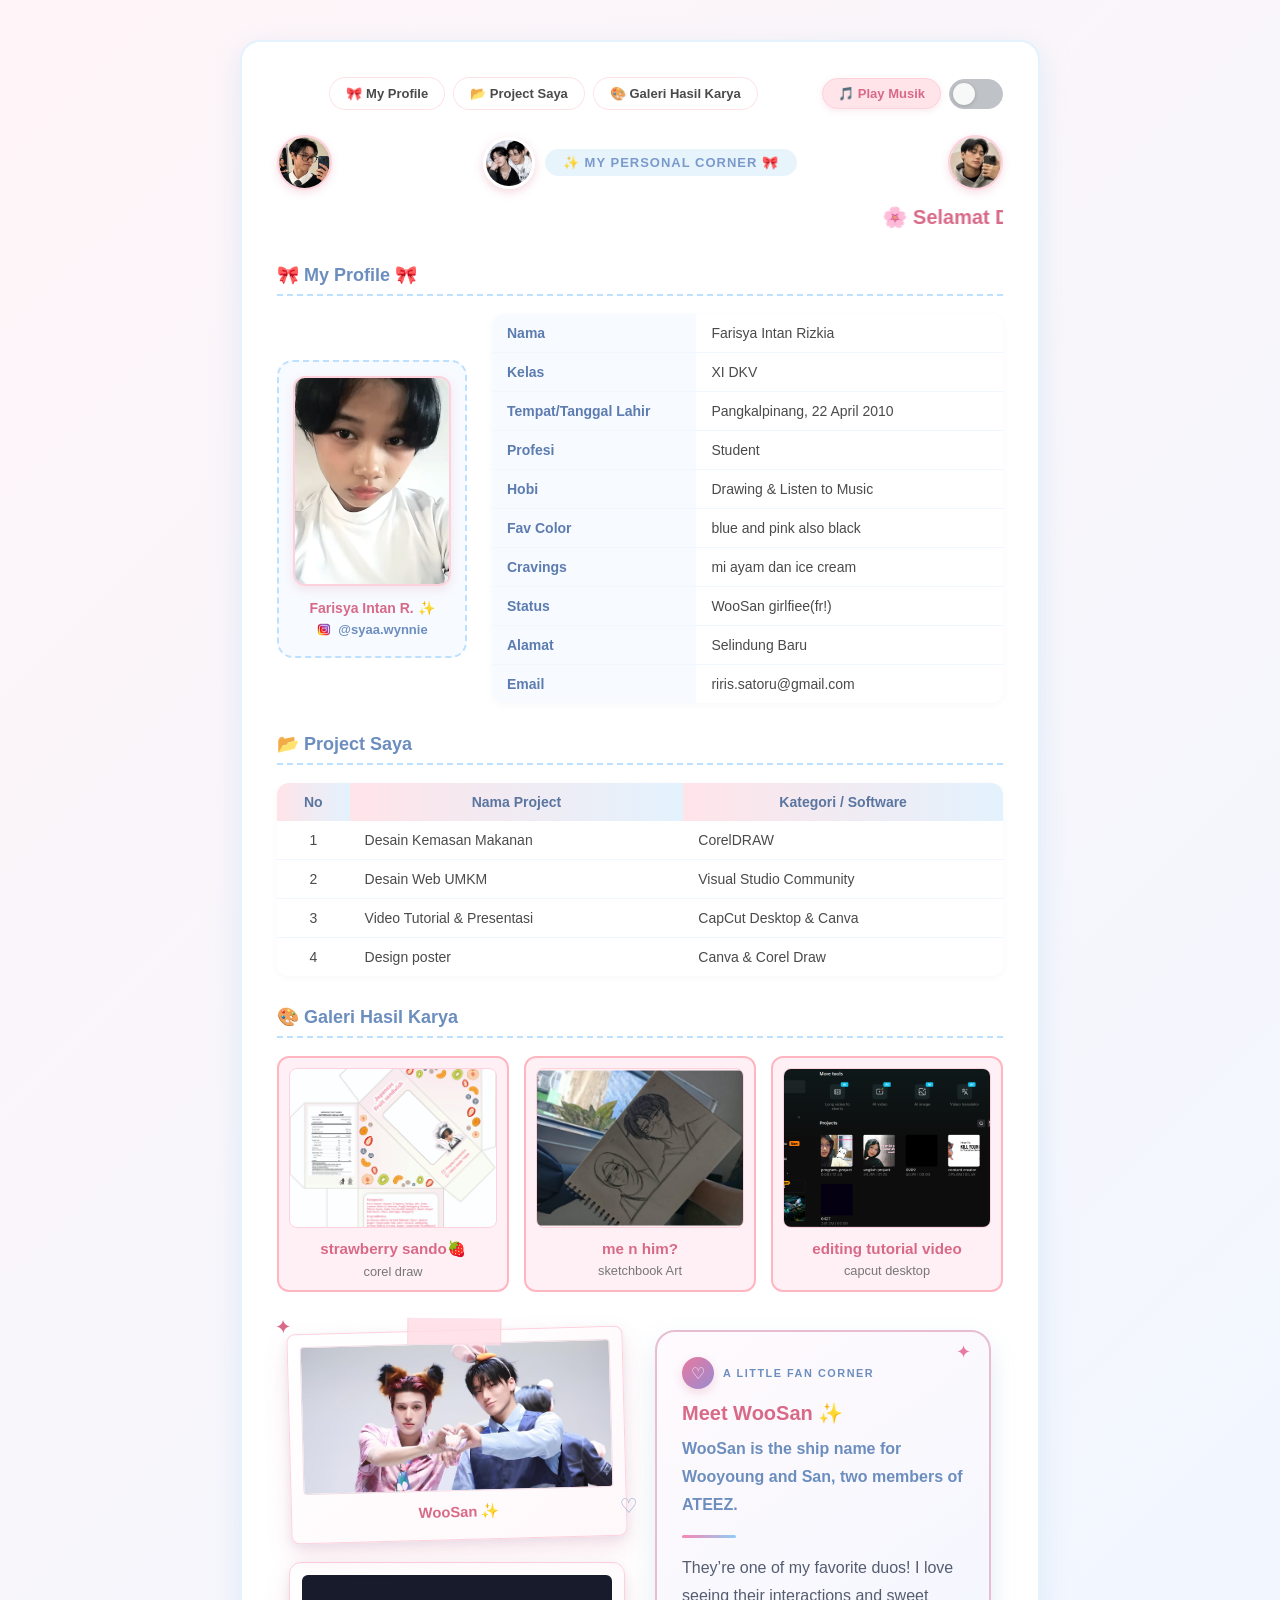
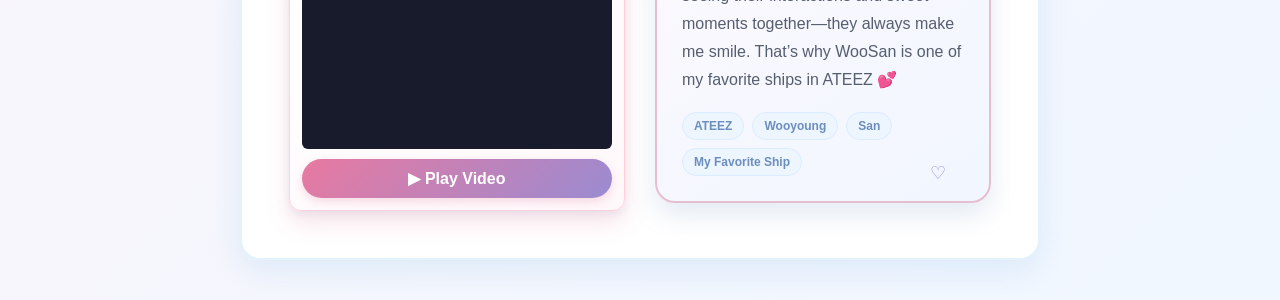
<file: index.html>
<!DOCTYPE html>
<html lang="id">
<head>
    <meta charset="UTF-8">
    <meta name="viewport" content="width=device-width, initial-scale=1.0">
    <title>Profil - Farisya Intan Rizkia</title>
    <link rel="icon" type="image/jpeg" href="favicon.jpg">
    <link rel="stylesheet" href="css/style.css">
</head>
<body>

    <div class="container">
        <!-- Baris Paling Atas: Tombol Navigasi, Musik, & Dark Mode Toggle -->
        <div class="top-bar">
            <!-- Tombol Navigasi Lompat Bagian (Di Kiri) -->
            <nav class="nav-menu">
                <a href="#my-profile" class="nav-btn">🎀 My Profile</a>
                <a href="#project-saya" class="nav-btn">📂 Project Saya</a>
                <a href="#galeri-karya" class="nav-btn">🎨 Galeri Hasil Karya</a>
            </nav>

            <!-- Kumpulan Tombol Kanan (Musik & Dark Mode) -->
            <div class="right-controls">
                <button id="music-btn" class="theme-btn" onclick="toggleMusic()" aria-label="Toggle Music">
                    🎵 Play Musik
                </button>
                <button id="theme-toggle" class="theme-btn" type="button" role="switch" aria-checked="false" aria-label="Mode gelap">
                    <span class="theme-switch-thumb" aria-hidden="true"></span>
                </button>
            </div>
        </div>

        <!-- Section Header dengan Foto Wooyoung & San -->
        <div class="header-top">
            <a class="idol-link" href="profil-wooyoung.html" aria-label="Lihat profil Wooyoung" title="Profil Wooyoung">
                <img src="uyongsayang.jpg" alt="Wooyoung" class="header-sticker" onerror="this.src='https://placehold.co/100x100/ffd1dc/d86a88?text=Wooyoung'">
            </a>
            <a class="site-brand" href="index.html" aria-label="Beranda Farisya">
                <img src="favicon.jpg" alt="Logo website" class="site-logo">
                <span class="cute-badge">✨ MY PERSONAL CORNER 🎀</span>
            </a>
            <a class="idol-link" href="profil-san.html" aria-label="Lihat profil San" title="Profil San">
                <img src="sanniesayang.jpg" alt="San" class="header-sticker" onerror="this.src='https://placehold.co/100x100/ffd1dc/d86a88?text=San'">
            </a>
        </div>

        <h1>
            <marquee behavior="scroll" direction="left" scrollamount="5">
                🌸 Selamat Datang di Website Profil Farisya Intan Rizkia 🌸
            </marquee>
        </h1>
        
        <h2 id="my-profile">🎀 My Profile 🎀</h2>
        
        <div class="profile-section">
            <div class="photo-box">
                <img src="riris omg.jpeg" alt="Foto Profil Farisya Intan Rizkia" class="profile-img" onerror="this.src='https://placehold.co/200x250/ffd1dc/d86a88?text=Farisya'">
                <p>Farisya Intan R. ✨</p>
                
                <a href="https://instagram.com/syaa.wynnie" target="_blank" class="ig-link">
                    <img src="logoig-removebg-preview.png" alt="Instagram Logo" class="ig-icon" onerror="this.style.display='none'">
                    @syaa.wynnie
                </a>
            </div>

            <div class="table-box">
                <table class="profile-table">
                    <tr>
                        <td>Nama</td>
                        <td>Farisya Intan Rizkia</td>
                    </tr>
                    <tr>
                        <td>Kelas</td>
                        <td>XI DKV</td>
                    </tr>
                    <tr>
                        <td>Tempat/Tanggal Lahir</td>
                        <td>Pangkalpinang, 22 April 2010</td>
                    </tr>
                    <tr>
                        <td>Profesi</td>
                        <td>Student</td>
                    </tr>
                    <tr>
                        <td>Hobi</td>
                        <td>Drawing & Listen to Music</td>
                    </tr>
                    <tr>
                        <td>Fav Color</td>
                        <td>blue and pink also black</td>
                    </tr>
                    <tr>
                        <td>Cravings</td>
                        <td>mi ayam dan ice cream</td>
                    </tr>
                    <tr>
                        <td>Status</td>
                        <td>WooSan girlfiee(fr!)</td>
                    </tr>
                    <tr>
                        <td>Alamat</td>
                        <td>Selindung Baru</td>
                    </tr>
                    <tr>
                        <td>Email</td>
                        <td>riris.satoru@gmail.com</td>
                    </tr>
                </table>
            </div>
        </div>

        <h2 id="project-saya">📂 Project Saya</h2>
        <table class="project-table">
            <thead>
                <tr>
                    <th style="width: 10%;">No</th>
                    <th>Nama Project</th>
                    <th>Kategori / Software</th>
                </tr>
            </thead>
            <tbody>
                <tr>
                    <td class="center">1</td>
                    <td>Desain Kemasan Makanan</td>
                    <td>CorelDRAW</td>
                </tr>
                <tr>
                    <td class="center">2</td>
                    <td>Desain Web UMKM</td>
                    <td>Visual Studio Community</td>
                </tr>
                <tr>
                    <td class="center">3</td>
                    <td>Video Tutorial & Presentasi</td>
                    <td>CapCut Desktop & Canva</td>
                </tr>
                <tr>
                    <td class="center">4</td>
                    <td>Design poster</td>
                    <td>Canva & Corel Draw</td>
                </tr>
            </tbody>
        </table>

        <!-- Section Galeri Hasil Karya -->
        <h2 id="galeri-karya">🎨 Galeri Hasil Karya</h2>
        <div class="gallery-section">
            <!-- Karya 1 -->
            <a class="gallery-card gallery-link" href="karya-strawberry-sando.html">
                <img src="fruit sando riris.jpg" alt="Hasil Karya 1" class="gallery-img" onerror="this.src='https://placehold.co/300x200/ffd1dc/d86a88?text=Karya+1'">
                <p class="gallery-title">strawberry sando🍓</p>
                <span class="gallery-desc">corel draw</span>
            </a>

            <!-- Karya 2 -->
            <a class="gallery-card gallery-link" href="karya-me-n-him.html">
                <img src="karya riris.png" alt="Hasil Karya 2" class="gallery-img" onerror="this.src='https://placehold.co/300x200/ffd1dc/d86a88?text=Karya+2'">
                <p class="gallery-title">me n him?</p>
                <span class="gallery-desc">sketchbook Art</span>
            </a>

            <!-- Karya 3 -->
            <a class="gallery-card gallery-link" href="karya-editing-video.html">
                <img src="capcut project.png" alt="Hasil Karya 3" class="gallery-img" onerror="this.src='https://placehold.co/300x200/ffd1dc/d86a88?text=Karya+3'">
                <p class="gallery-title">editing tutorial video</p>
                <span class="gallery-desc">capcut desktop</span>
            </a>
        </div>

        <section class="gallery-feature-section" aria-label="Foto dan cerita WooSan">
            <div class="gallery-media-column">
                <figure class="gallery-photo-frame">
                    <span class="photo-sparkle photo-sparkle-left" aria-hidden="true">✦</span>
                    <img src="foto-bingkai-galeri.jpg" alt="Foto kenangan Farisya" class="gallery-photo">
                    <figcaption>WooSan ✨</figcaption>
                    <span class="photo-sparkle photo-sparkle-right" aria-hidden="true">♡</span>
                </figure>

                <div class="woosan-video-frame">
                    <video id="woosan-video" class="woosan-video" preload="metadata" playsinline>
                        <source src="woosan clip.mp4" type="video/mp4">
                        Browser kamu tidak mendukung pemutaran video.
                    </video>
                    <button id="woosan-video-toggle" class="woosan-video-toggle" type="button" aria-label="Putar video WooSan" aria-pressed="false">
                        ▶ Play Video
                    </button>
                </div>
            </div>

            <section class="woosan-note" aria-labelledby="woosan-title">
                <div class="woosan-note-heading">
                    <span class="woosan-note-icon" aria-hidden="true">♡</span>
                    <span class="woosan-note-label">A LITTLE FAN CORNER</span>
                </div>
                <h3 id="woosan-title">Meet WooSan ✨</h3>
                <p class="woosan-note-intro">WooSan is the ship name for Wooyoung and San, two members of ATEEZ.</p>
                <div class="woosan-note-divider" aria-hidden="true"></div>
                <p>They’re one of my favorite duos! I love seeing their interactions and sweet moments together—they always make me smile. That’s why WooSan is one of my favorite ships in ATEEZ 💕</p>
                <div class="woosan-tags" aria-label="Tentang WooSan">
                    <span>ATEEZ</span>
                    <span>Wooyoung</span>
                    <span>San</span>
                    <span>My Favorite Ship</span>
                </div>
            </section>
        </section>
    </div>

    <!-- ELEMEN AUDIO (Sudah diganti ke drip clip.mp3) -->
    <audio id="bg-music" loop>
        <source src="drip clip.mp3" type="audio/mpeg">
    </audio>

    <script src="js/script.js"></script>
</body>
</html>
</file>
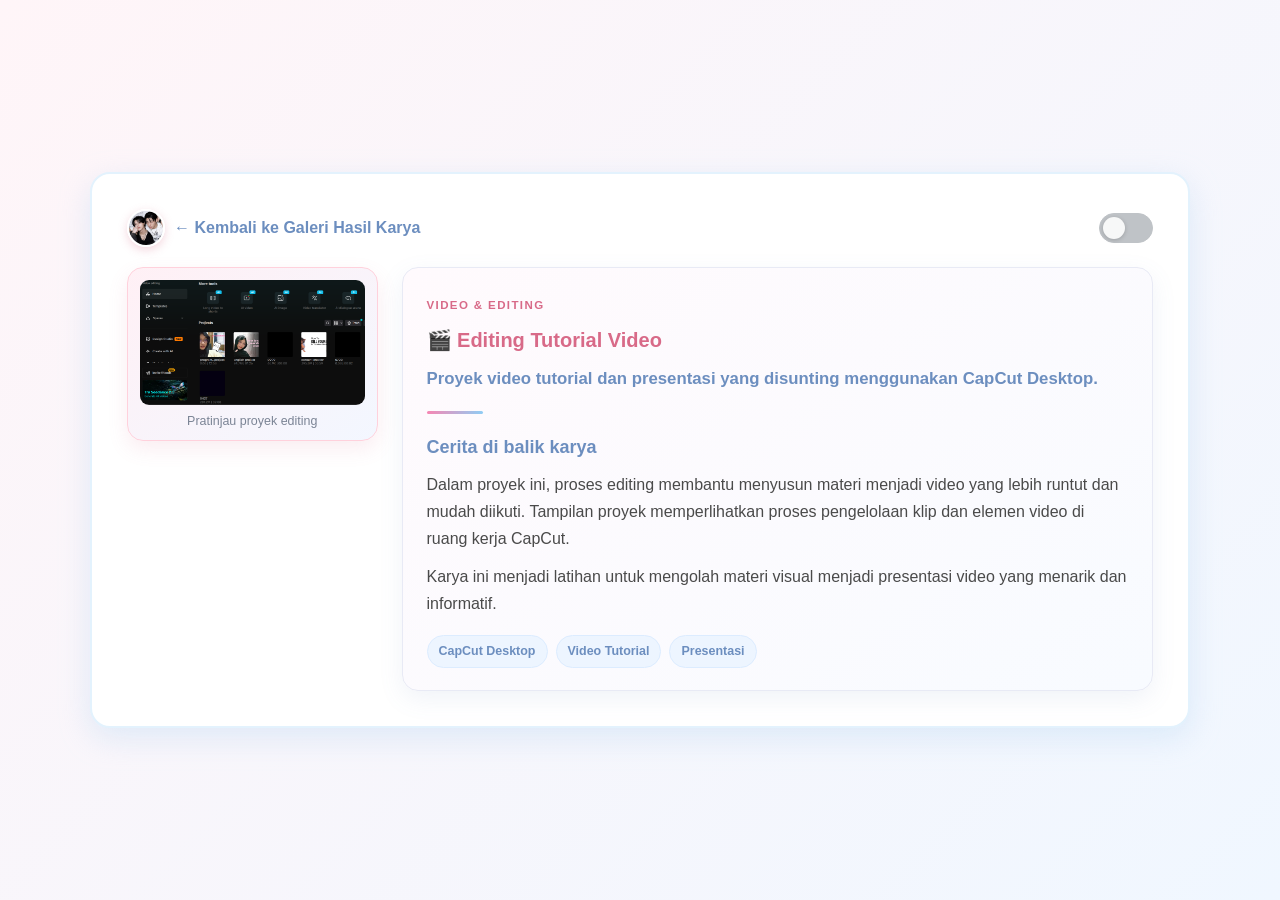
<file: karya-editing-video.html>
<!DOCTYPE html>
<html lang="id">
<head>
    <meta charset="UTF-8">
    <meta name="viewport" content="width=device-width, initial-scale=1.0">
    <title>Editing Tutorial Video - Farisya Intan Rizkia</title>
    <link rel="icon" type="image/jpeg" href="favicon.jpg">
    <link rel="stylesheet" href="css/style.css">
</head>
<body>
    <main class="container artwork-detail">
        <div class="detail-header">
            <a class="back-link" href="index.html#galeri-karya">
                <img src="favicon.jpg" alt="" class="site-logo detail-logo">
                ← Kembali ke Galeri Hasil Karya
            </a>
            <button id="theme-toggle" class="theme-btn" type="button" role="switch" aria-checked="false" aria-label="Mode gelap">
                <span class="theme-switch-thumb" aria-hidden="true"></span>
            </button>
        </div>
        <div class="artwork-layout">
            <figure class="artwork-visual">
                <img class="detail-image" src="capcut project.png" alt="Proyek editing tutorial video di CapCut">
                <figcaption>Pratinjau proyek editing</figcaption>
            </figure>
            <section class="detail-copy" aria-labelledby="artwork-title">
                <span class="detail-eyebrow">VIDEO &amp; EDITING</span>
                <h1 id="artwork-title">🎬 Editing Tutorial Video</h1>
                <p class="detail-intro">Proyek video tutorial dan presentasi yang disunting menggunakan CapCut Desktop.</p>
                <div class="detail-divider"></div>
                <h2>Cerita di balik karya</h2>
                <p>Dalam proyek ini, proses editing membantu menyusun materi menjadi video yang lebih runtut dan mudah diikuti. Tampilan proyek memperlihatkan proses pengelolaan klip dan elemen video di ruang kerja CapCut.</p>
                <p>Karya ini menjadi latihan untuk mengolah materi visual menjadi presentasi video yang menarik dan informatif.</p>
                <div class="detail-tags">
                    <span>CapCut Desktop</span>
                    <span>Video Tutorial</span>
                    <span>Presentasi</span>
                </div>
            </section>
        </div>
    </main>
    <script src="js/script.js"></script>
</body>
</html>
</file>
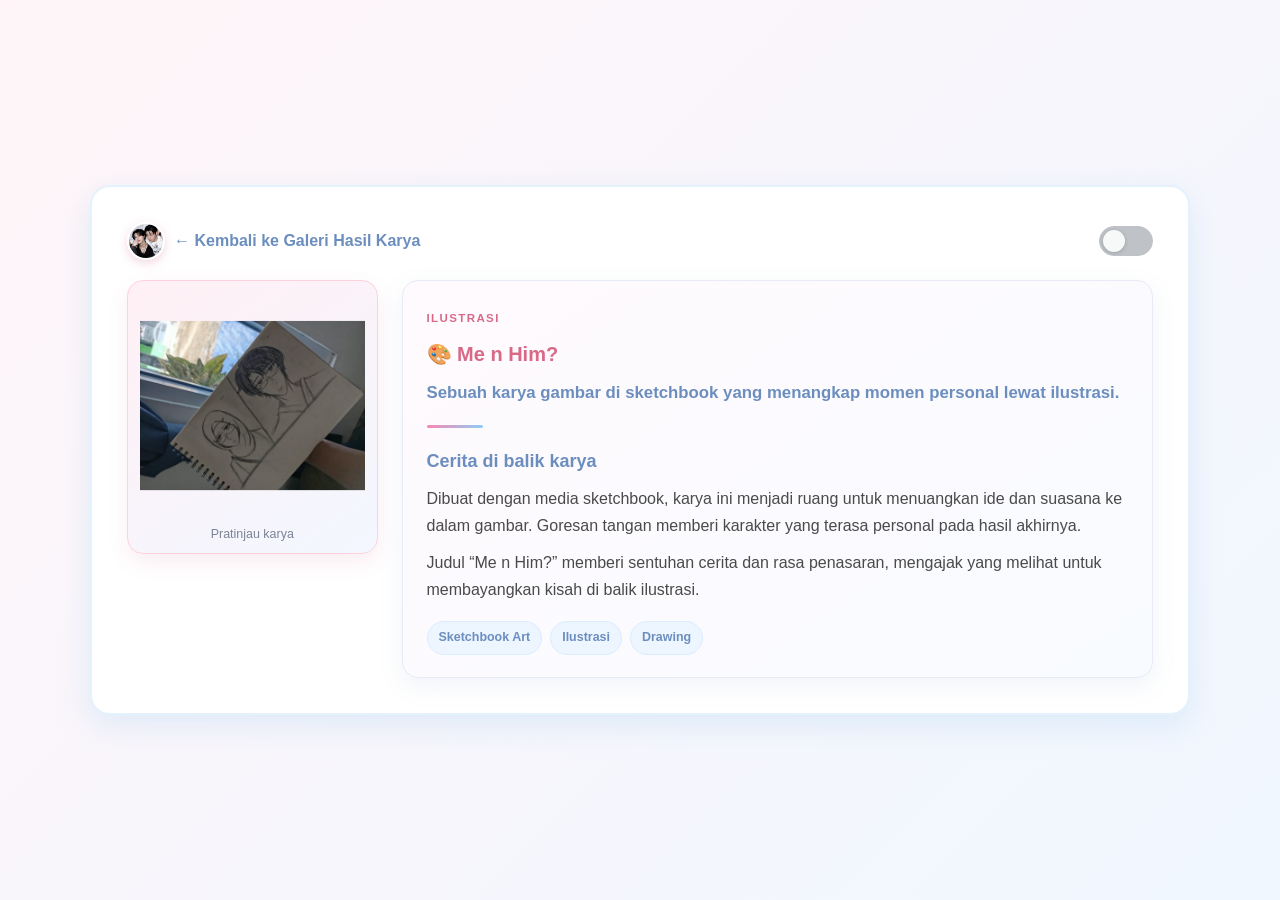
<file: karya-me-n-him.html>
<!DOCTYPE html>
<html lang="id">
<head>
    <meta charset="UTF-8">
    <meta name="viewport" content="width=device-width, initial-scale=1.0">
    <title>Me n Him - Farisya Intan Rizkia</title>
    <link rel="icon" type="image/jpeg" href="favicon.jpg">
    <link rel="stylesheet" href="css/style.css">
</head>
<body>
    <main class="container artwork-detail">
        <div class="detail-header">
            <a class="back-link" href="index.html#galeri-karya">
                <img src="favicon.jpg" alt="" class="site-logo detail-logo">
                ← Kembali ke Galeri Hasil Karya
            </a>
            <button id="theme-toggle" class="theme-btn" type="button" role="switch" aria-checked="false" aria-label="Mode gelap">
                <span class="theme-switch-thumb" aria-hidden="true"></span>
            </button>
        </div>
        <div class="artwork-layout">
            <figure class="artwork-visual">
                <img class="detail-image" src="karya riris.png" alt="Karya gambar me n him">
                <figcaption>Pratinjau karya</figcaption>
            </figure>
            <section class="detail-copy" aria-labelledby="artwork-title">
                <span class="detail-eyebrow">ILUSTRASI</span>
                <h1 id="artwork-title">🎨 Me n Him?</h1>
                <p class="detail-intro">Sebuah karya gambar di sketchbook yang menangkap momen personal lewat ilustrasi.</p>
                <div class="detail-divider"></div>
                <h2>Cerita di balik karya</h2>
                <p>Dibuat dengan media sketchbook, karya ini menjadi ruang untuk menuangkan ide dan suasana ke dalam gambar. Goresan tangan memberi karakter yang terasa personal pada hasil akhirnya.</p>
                <p>Judul “Me n Him?” memberi sentuhan cerita dan rasa penasaran, mengajak yang melihat untuk membayangkan kisah di balik ilustrasi.</p>
                <div class="detail-tags">
                    <span>Sketchbook Art</span>
                    <span>Ilustrasi</span>
                    <span>Drawing</span>
                </div>
            </section>
        </div>
    </main>
    <script src="js/script.js"></script>
</body>
</html>
</file>
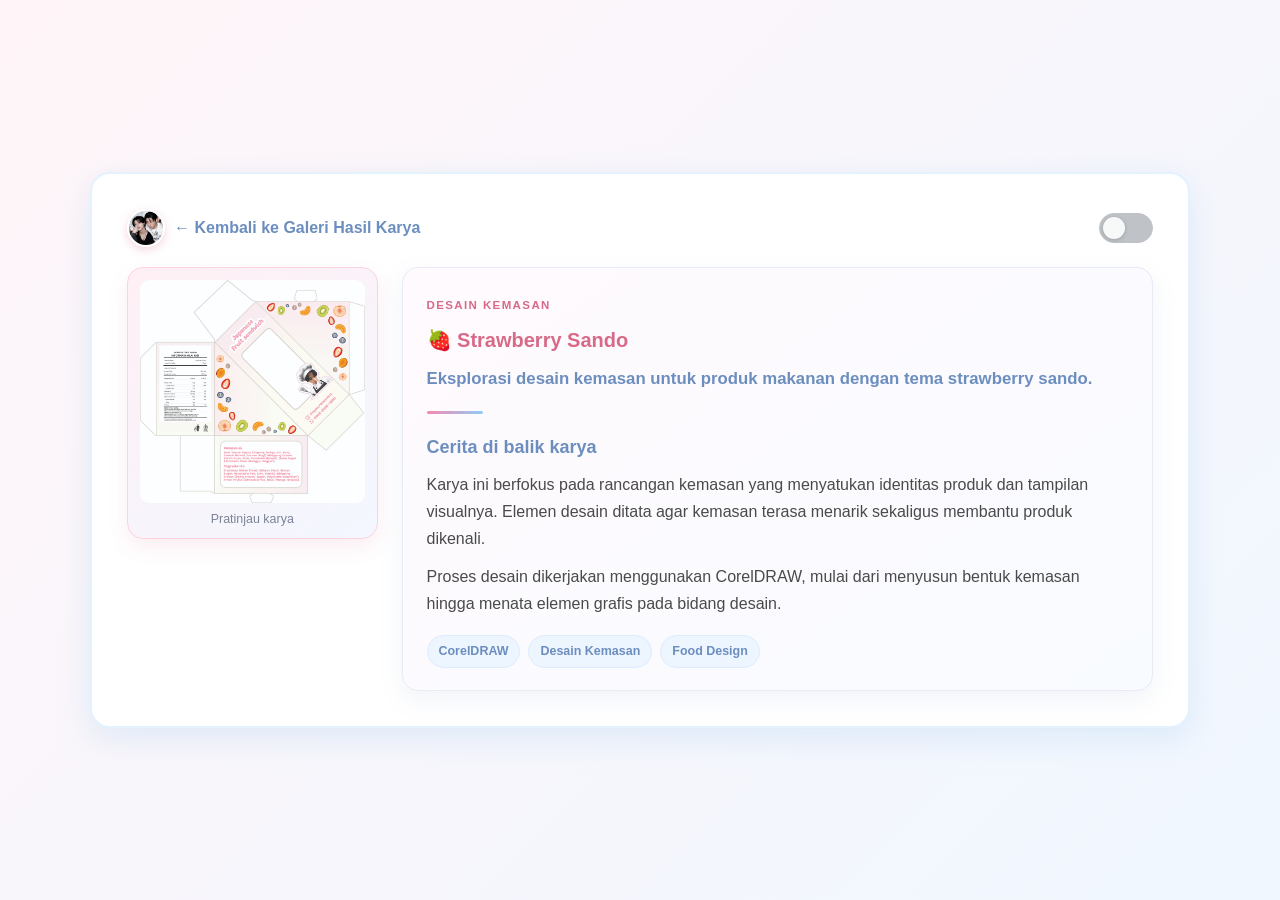
<file: karya-strawberry-sando.html>
<!DOCTYPE html>
<html lang="id">
<head>
    <meta charset="UTF-8">
    <meta name="viewport" content="width=device-width, initial-scale=1.0">
    <title>Strawberry Sando - Farisya Intan Rizkia</title>
    <link rel="icon" type="image/jpeg" href="favicon.jpg">
    <link rel="stylesheet" href="css/style.css">
</head>
<body>
    <main class="container artwork-detail">
        <div class="detail-header">
            <a class="back-link" href="index.html#galeri-karya">
                <img src="favicon.jpg" alt="" class="site-logo detail-logo">
                ← Kembali ke Galeri Hasil Karya
            </a>
            <button id="theme-toggle" class="theme-btn" type="button" role="switch" aria-checked="false" aria-label="Mode gelap">
                <span class="theme-switch-thumb" aria-hidden="true"></span>
            </button>
        </div>
        <div class="artwork-layout">
            <figure class="artwork-visual">
                <img class="detail-image" src="fruit sando riris.jpg" alt="Desain kemasan strawberry sando">
                <figcaption>Pratinjau karya</figcaption>
            </figure>
            <section class="detail-copy" aria-labelledby="artwork-title">
                <span class="detail-eyebrow">DESAIN KEMASAN</span>
                <h1 id="artwork-title">🍓 Strawberry Sando</h1>
                <p class="detail-intro">Eksplorasi desain kemasan untuk produk makanan dengan tema strawberry sando.</p>
                <div class="detail-divider"></div>
                <h2>Cerita di balik karya</h2>
                <p>Karya ini berfokus pada rancangan kemasan yang menyatukan identitas produk dan tampilan visualnya. Elemen desain ditata agar kemasan terasa menarik sekaligus membantu produk dikenali.</p>
                <p>Proses desain dikerjakan menggunakan CorelDRAW, mulai dari menyusun bentuk kemasan hingga menata elemen grafis pada bidang desain.</p>
                <div class="detail-tags">
                    <span>CorelDRAW</span>
                    <span>Desain Kemasan</span>
                    <span>Food Design</span>
                </div>
            </section>
        </div>
    </main>
    <script src="js/script.js"></script>
</body>
</html>
</file>
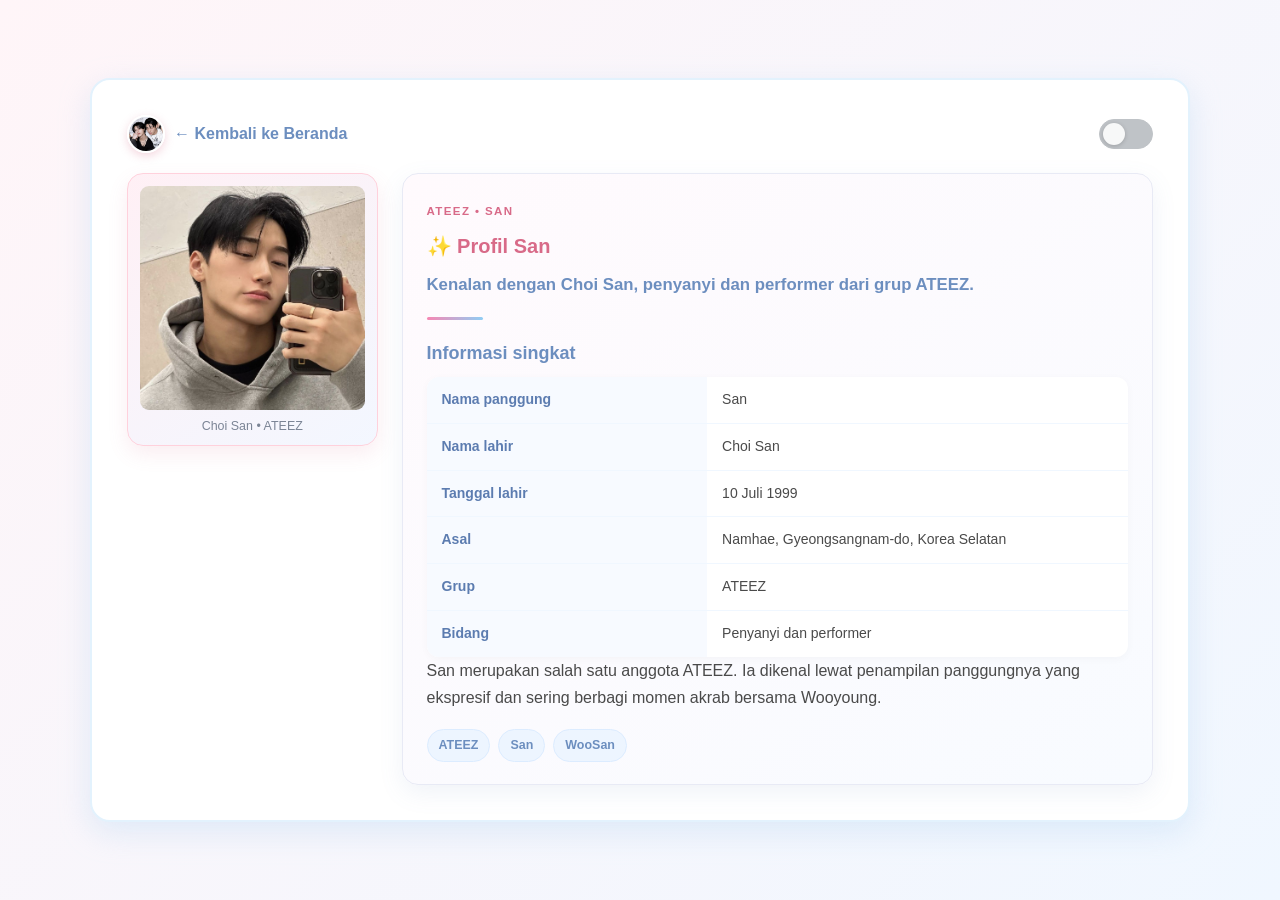
<file: profil-san.html>
<!DOCTYPE html>
<html lang="id">
<head>
    <meta charset="UTF-8">
    <meta name="viewport" content="width=device-width, initial-scale=1.0">
    <title>Profil San - Farisya Intan Rizkia</title>
    <link rel="icon" type="image/jpeg" href="favicon.jpg">
    <link rel="stylesheet" href="css/style.css">
</head>
<body>
    <main class="container artwork-detail">
        <div class="detail-header">
            <a class="back-link" href="index.html">
                <img src="favicon.jpg" alt="" class="site-logo detail-logo">
                ← Kembali ke Beranda
            </a>
            <button id="theme-toggle" class="theme-btn" type="button" role="switch" aria-checked="false" aria-label="Mode gelap">
                <span class="theme-switch-thumb" aria-hidden="true"></span>
            </button>
        </div>
        <div class="artwork-layout">
            <figure class="artwork-visual">
                <img class="detail-image" src="sanniesayang.jpg" alt="Foto San dari ATEEZ">
                <figcaption>Choi San • ATEEZ</figcaption>
            </figure>
            <section class="detail-copy" aria-labelledby="idol-title">
                <span class="detail-eyebrow">ATEEZ • SAN</span>
                <h1 id="idol-title">✨ Profil San</h1>
                <p class="detail-intro">Kenalan dengan Choi San, penyanyi dan performer dari grup ATEEZ.</p>
                <div class="detail-divider"></div>
                <h2>Informasi singkat</h2>
                <table class="profile-table">
                    <tbody>
                        <tr><td>Nama panggung</td><td>San</td></tr>
                        <tr><td>Nama lahir</td><td>Choi San</td></tr>
                        <tr><td>Tanggal lahir</td><td>10 Juli 1999</td></tr>
                        <tr><td>Asal</td><td>Namhae, Gyeongsangnam-do, Korea Selatan</td></tr>
                        <tr><td>Grup</td><td>ATEEZ</td></tr>
                        <tr><td>Bidang</td><td>Penyanyi dan performer</td></tr>
                    </tbody>
                </table>
                <p>San merupakan salah satu anggota ATEEZ. Ia dikenal lewat penampilan panggungnya yang ekspresif dan sering berbagi momen akrab bersama Wooyoung.</p>
                <div class="detail-tags">
                    <span>ATEEZ</span>
                    <span>San</span>
                    <span>WooSan</span>
                </div>
            </section>
        </div>
    </main>
    <script src="js/script.js"></script>
</body>
</html>
</file>
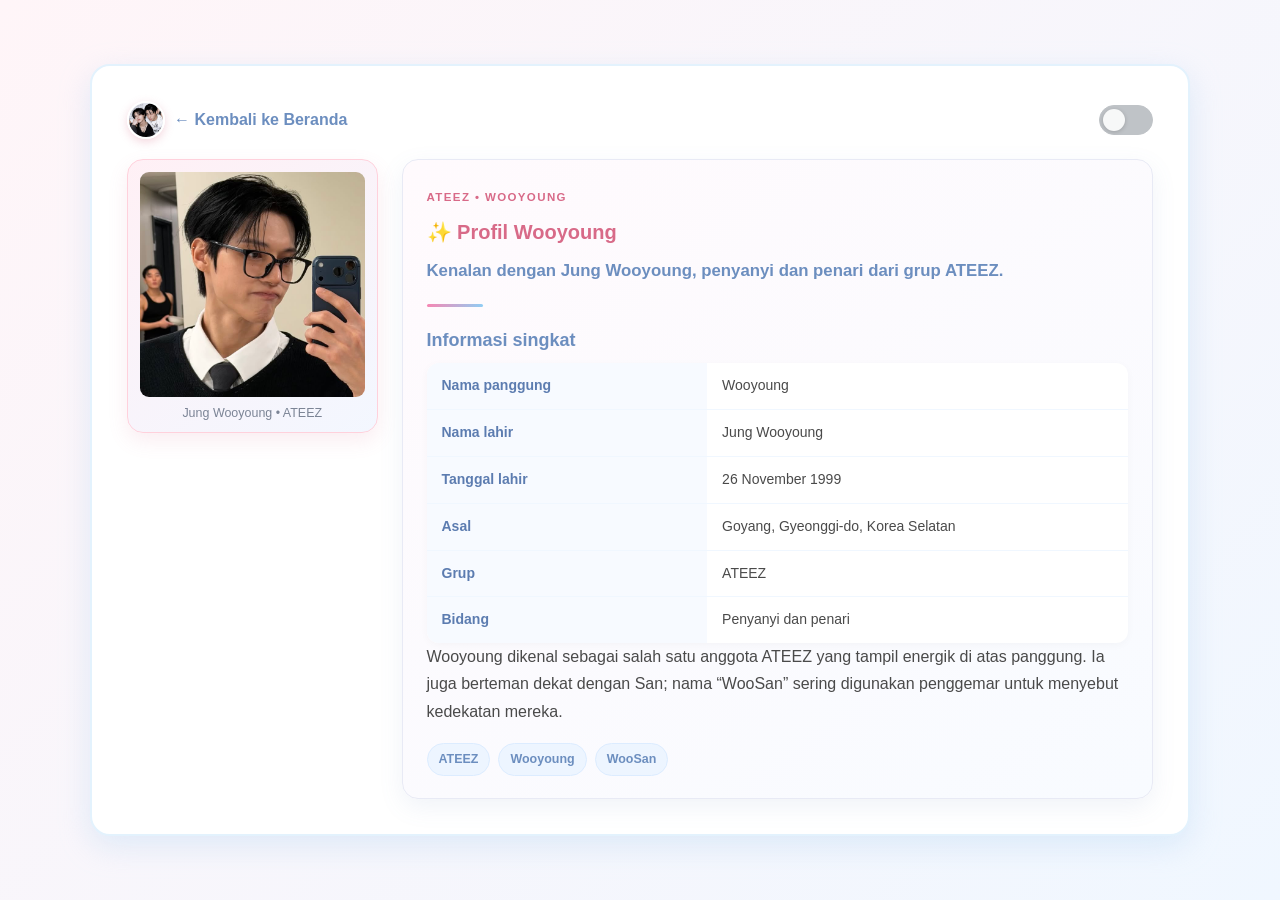
<file: profil-wooyoung.html>
<!DOCTYPE html>
<html lang="id">
<head>
    <meta charset="UTF-8">
    <meta name="viewport" content="width=device-width, initial-scale=1.0">
    <title>Profil Wooyoung - Farisya Intan Rizkia</title>
    <link rel="icon" type="image/jpeg" href="favicon.jpg">
    <link rel="stylesheet" href="css/style.css">
</head>
<body>
    <main class="container artwork-detail">
        <div class="detail-header">
            <a class="back-link" href="index.html">
                <img src="favicon.jpg" alt="" class="site-logo detail-logo">
                ← Kembali ke Beranda
            </a>
            <button id="theme-toggle" class="theme-btn" type="button" role="switch" aria-checked="false" aria-label="Mode gelap">
                <span class="theme-switch-thumb" aria-hidden="true"></span>
            </button>
        </div>
        <div class="artwork-layout">
            <figure class="artwork-visual">
                <img class="detail-image" src="uyongsayang.jpg" alt="Foto Wooyoung dari ATEEZ">
                <figcaption>Jung Wooyoung • ATEEZ</figcaption>
            </figure>
            <section class="detail-copy" aria-labelledby="idol-title">
                <span class="detail-eyebrow">ATEEZ • WOOYOUNG</span>
                <h1 id="idol-title">✨ Profil Wooyoung</h1>
                <p class="detail-intro">Kenalan dengan Jung Wooyoung, penyanyi dan penari dari grup ATEEZ.</p>
                <div class="detail-divider"></div>
                <h2>Informasi singkat</h2>
                <table class="profile-table">
                    <tbody>
                        <tr><td>Nama panggung</td><td>Wooyoung</td></tr>
                        <tr><td>Nama lahir</td><td>Jung Wooyoung</td></tr>
                        <tr><td>Tanggal lahir</td><td>26 November 1999</td></tr>
                        <tr><td>Asal</td><td>Goyang, Gyeonggi-do, Korea Selatan</td></tr>
                        <tr><td>Grup</td><td>ATEEZ</td></tr>
                        <tr><td>Bidang</td><td>Penyanyi dan penari</td></tr>
                    </tbody>
                </table>
                <p>Wooyoung dikenal sebagai salah satu anggota ATEEZ yang tampil energik di atas panggung. Ia juga berteman dekat dengan San; nama “WooSan” sering digunakan penggemar untuk menyebut kedekatan mereka.</p>
                <div class="detail-tags">
                    <span>ATEEZ</span>
                    <span>Wooyoung</span>
                    <span>WooSan</span>
                </div>
            </section>
        </div>
    </main>
    <script src="js/script.js"></script>
</body>
</html>
</file>
<file: css/style.css>
/* ==========================================
           RESET & BASIC STYLING
           ========================================== */
        * {
            box-sizing: border-box;
            margin: 0;
            padding: 0;
        }

        body {
            font-family: 'Segoe UI', Tahoma, Geneva, Verdana, sans-serif;
            background: linear-gradient(135deg, #fff5f8 0%, #f0f7ff 100%);
            color: #4a4a4a;
            padding: 40px 20px;
            display: flex;
            justify-content: center;
            align-items: center;
            min-height: 100vh;
            transition: background 0.4s ease, color 0.4s ease;
        }

        /* ==========================================
           MAIN CONTAINER
           ========================================== */
        .container {
            position: relative;
            max-width: 800px;
            width: 100%;
            background-color: #ffffff;
            padding: 35px;
            border-radius: 20px;
            box-shadow: 0 10px 30px rgba(186, 215, 242, 0.4);
            border: 2px solid #e3f2fd;
            transition: transform 0.3s ease, box-shadow 0.3s ease, background-color 0.4s ease, border-color 0.4s ease;
        }

        .container:hover {
            transform: translateY(-4px);
            box-shadow: 0 15px 35px rgba(255, 192, 203, 0.45);
        }

        /* ==========================================
           DARK MODE TOGGLE BUTTON
           ========================================== */
        .theme-btn {
            position: absolute;
            top: 18px;
            right: 20px;
            background-color: #ffe4e9;
            color: #d86a88;
            border: 1px solid #ffd1dc;
            padding: 7px 15px;
            border-radius: 20px;
            font-size: 13px;
            font-weight: 600;
            cursor: pointer;
            display: flex;
            align-items: center;
            gap: 6px;
            transition: all 0.3s ease;
            box-shadow: 0 2px 6px rgba(216, 106, 136, 0.15);
            z-index: 10;
        }

        .theme-btn:hover {
            transform: scale(1.05);
            background-color: #ffd1dc;
        }

        #theme-toggle {
            width: 54px;
            height: 30px;
            padding: 3px;
            justify-content: flex-start;
            border-radius: 999px;
            background-color: #bfc3c7;
            border-color: #bfc3c7;
            box-shadow: none;
        }

        .theme-switch-thumb {
            width: 22px;
            height: 22px;
            flex: 0 0 22px;
            border-radius: 50%;
            background-color: #f7f8f8;
            box-shadow: 0 1px 4px rgba(0, 0, 0, 0.18);
            transition: transform 0.3s ease, background-color 0.3s ease;
        }

        /* ==========================================
           HEADER SECTION (STIKER WOOYOUNG & SAN)
           ========================================== */
        .header-top {
            display: flex;
            align-items: center;
            justify-content: space-between;
            margin-bottom: 15px;
            margin-top: 25px;
            gap: 10px;
        }

        /* PERBAIKAN MUTLAK: Mengunci ukuran stiker agar tidak bisa membesar */
        .header-sticker {
            width: 55px !important;
            height: 55px !important;
            max-width: 55px !important;
            max-height: 55px !important;
            min-width: 55px !important;
            min-height: 55px !important;
            object-fit: cover !important;
            border-radius: 50% !important;
            border: 2px solid #ffd1dc;
            box-shadow: 0 3px 8px rgba(216, 106, 136, 0.2);
            transition: transform 0.2s ease;
            flex-shrink: 0;
        }

        .header-sticker:hover {
            transform: scale(1.15) rotate(6deg);
        }

        .cute-badge {
            text-align: center;
            font-size: 13px;
            font-weight: 600;
            color: #7b9acc;
            background-color: #e8f4fc;
            display: inline-block;
            padding: 6px 18px;
            border-radius: 20px;
            letter-spacing: 1px;
            transition: background-color 0.4s ease, color 0.4s ease;
        }

        .site-brand {
            display: inline-flex;
            align-items: center;
            gap: 10px;
            color: inherit;
            text-decoration: none;
        }

        .site-logo {
            display: block;
            width: 52px;
            height: 52px;
            flex: 0 0 52px;
            object-fit: cover;
            border: 3px solid #fff;
            border-radius: 50%;
            box-shadow: 0 3px 10px rgba(216, 106, 136, 0.28);
        }

        h1 {
            text-align: center;
            color: #d86a88;
            font-size: 20px;
            margin-bottom: 25px;
            transition: color 0.4s ease;
        }

        marquee {
            font-weight: 600;
        }

        h2 {
            color: #6c8ebf;
            font-size: 18px;
            border-bottom: 2px dashed #bce0fd;
            padding-bottom: 8px;
            margin-top: 30px;
            margin-bottom: 18px;
            transition: color 0.4s ease, border-color 0.4s ease;
        }

        /* ==========================================
           PROFILE SECTION
           ========================================== */
        .profile-section {
            display: flex;
            align-items: center;
            gap: 25px;
            margin-bottom: 20px;
        }

        .photo-box {
            flex: 0 0 190px;
            text-align: center;
            background-color: #f7faff;
            padding: 14px;
            border-radius: 16px;
            border: 2px dashed #bce0fd;
            transition: background-color 0.4s ease, border-color 0.4s ease;
        }

        .photo-box img.profile-img {
            width: 100%;
            height: 210px;
            object-fit: cover;
            border-radius: 12px;
            border: 2px solid #ffd1dc;
            box-shadow: 0 4px 10px rgba(216, 106, 136, 0.15);
        }

        .photo-box p {
            font-size: 14px;
            font-weight: 600;
            color: #d86a88;
            margin-top: 10px;
            margin-bottom: 6px;
            transition: color 0.4s ease;
        }

        .ig-link {
            display: inline-flex;
            align-items: center;
            justify-content: center;
            gap: 6px;
            font-size: 13px;
            font-weight: 600;
            color: #6c8ebf;
            text-decoration: none;
            transition: opacity 0.2s ease, color 0.4s ease;
        }

        .ig-link img.ig-icon {
            width: 16px;
            height: 16px;
            object-fit: contain;
            display: block;
        }

        .ig-link:hover {
            text-decoration: underline;
            color: #d86a88;
            opacity: 0.85;
        }

        /* ==========================================
           TABLES
           ========================================== */
        .table-box {
            flex: 1;
        }

        table {
            width: 100%;
            border-collapse: collapse;
            background-color: #ffffff;
            border-radius: 12px;
            overflow: hidden;
            box-shadow: 0 2px 8px rgba(0,0,0,0.03);
            transition: background-color 0.4s ease;
        }

        th, td {
            padding: 11px 15px;
            text-align: left;
            font-size: 14px;
            transition: color 0.4s ease, background-color 0.4s ease, border-color 0.4s ease;
        }

        td {
            border-bottom: 1px solid #f0f7ff;
        }

        tr:last-child td {
            border-bottom: none;
        }

        .profile-table td:first-child {
            width: 40%;
            font-weight: 600;
            color: #5c7cb0;
            background-color: #f7faff;
        }

        .project-table th {
            background: linear-gradient(90deg, #ffe4e9 0%, #e3f2fd 100%);
            color: #5a75a0;
            font-weight: 600;
            text-align: center;
            transition: background 0.4s ease, color 0.4s ease;
        }

        .project-table td.center {
            text-align: center;
        }

        tr:hover {
            background-color: #fff8fa;
        }

        /* RESPONSIVE UNTUK TAMPILAN HP */
        @media (max-width: 650px) {
            .profile-section {
                flex-direction: column;
            }
            .photo-box {
                width: 100%;
                flex: none;
            }
            .theme-btn {
                position: relative;
                top: 0;
                right: 0;
                margin-left: auto;
                margin-bottom: 10px;
            }
        }

        /* ==========================================
           STYLE DARK MODE (PASTEL DARK PURPLE)
           ========================================== */
        body.dark-mode {
            background: linear-gradient(135deg, #1b1726 0%, #111625 100%);
            color: #e2e8f0;
        }

        body.dark-mode .container {
            background-color: #1a1e30;
            border-color: #2e3650;
            box-shadow: 0 10px 30px rgba(0, 0, 0, 0.5);
        }

        body.dark-mode .container:hover {
            box-shadow: 0 15px 35px rgba(216, 106, 136, 0.25);
        }

        body.dark-mode .theme-btn {
            background-color: #2b334d;
            color: #f6ad55;
            border-color: #4a5568;
        }

        body.dark-mode #theme-toggle {
            background-color: #2b334d;
            border-color: #4a5568;
        }

        body.dark-mode .theme-switch-thumb {
            transform: translateX(24px);
            background-color: #f6ad55;
        }

        body.dark-mode .cute-badge {
            background-color: #283149;
            color: #94a3b8;
        }

        body.dark-mode h1 {
            color: #f6ad55;
        }

        body.dark-mode h2 {
            color: #f687b3;
            border-bottom-color: #3b4764;
        }

        body.dark-mode .photo-box {
            background-color: #23293e;
            border-color: #3b4764;
        }

        body.dark-mode .photo-box p {
            color: #f687b3;
        }

        body.dark-mode .ig-link {
            color: #90cdf4;
        }

        body.dark-mode table {
            background-color: #23293e;
        }

        body.dark-mode td {
            border-bottom-color: #2e3650;
        }

        body.dark-mode .profile-table td:first-child {
            background-color: #1c2235;
            color: #90cdf4;
        }

        body.dark-mode .project-table th {
            background: linear-gradient(90deg, #38273b 0%, #253348 100%);
            color: #f687b3;
        }

        body.dark-mode tr:hover {
            background-color: #2c344e;
        }
   
        /* Styling Galeri Hasil Karya */
.gallery-section {
    display: grid;
    grid-template-columns: repeat(3, 1fr);
    gap: 15px;
    margin-top: 15px;
}

.gallery-card {
    display: block;
    background-color: #fff0f5;
    border: 2px solid #ffb6c1;
    border-radius: 12px;
    padding: 10px;
    text-align: center;
    transition: transform 0.2s ease, box-shadow 0.2s ease;
}

.gallery-link {
    color: inherit;
    text-decoration: none;
}

.gallery-link:focus-visible,
.back-link:focus-visible,
.idol-link:focus-visible {
    outline: 3px solid #6c8ebf;
    outline-offset: 3px;
}

.idol-link {
    display: inline-flex;
    flex-shrink: 0;
    border-radius: 50%;
}

.gallery-card:hover {
    transform: translateY(-5px);
    box-shadow: 0 6px 12px rgba(216, 106, 136, 0.2);
}

.gallery-img {
    width: 100%;
    height: 160px;
    object-fit: cover;
    border-radius: 8px;
    border: 1px solid #ffd1dc;
}

.gallery-title {
    font-weight: bold;
    color: #d86a88;
    margin: 8px 0 4px;
    font-size: 0.95rem;
}

.gallery-desc {
    font-size: 0.8rem;
    color: #777;
}

.artwork-detail {
    max-width: 1100px;
}

.detail-header {
    display: flex;
    align-items: center;
    justify-content: space-between;
    gap: 12px;
    margin-bottom: 20px;
}

.detail-header .theme-btn {
    position: static;
    flex: 0 0 auto;
}

.back-link {
    display: inline-flex;
    align-items: center;
    gap: 9px;
    color: #6c8ebf;
    font-weight: 600;
    text-decoration: none;
}

.detail-logo {
    width: 38px;
    height: 38px;
    flex-basis: 38px;
    border-width: 2px;
}

.back-link:hover {
    color: #d86a88;
    text-decoration: underline;
}

.artwork-layout {
    display: grid;
    grid-template-columns: minmax(0, 1fr) minmax(0, 3fr);
    align-items: stretch;
    gap: 24px;
}

.artwork-visual {
    align-self: start;
    margin: 0;
    padding: 12px;
    background: linear-gradient(145deg, #fff0f5, #f3f7ff);
    border: 1px solid #ffd1dc;
    border-radius: 16px;
    box-shadow: 0 8px 20px rgba(216, 106, 136, 0.12);
}

.detail-image {
    display: block;
    width: 100%;
    max-height: 60vh;
    object-fit: contain;
    border-radius: 9px;
}

.artwork-visual figcaption {
    padding-top: 9px;
    color: #7b8495;
    font-size: 0.78rem;
    text-align: center;
}

.detail-copy {
    padding: 22px 24px;
    background: linear-gradient(145deg, #fffafd, #f8fbff);
    border: 1px solid #e8eaf5;
    border-radius: 16px;
    box-shadow: 0 8px 24px rgba(108, 142, 191, 0.1);
    line-height: 1.7;
}

.detail-eyebrow {
    display: inline-block;
    color: #d86a88;
    font-size: 0.72rem;
    font-weight: 700;
    letter-spacing: 0.12em;
}

.detail-copy h1 {
    margin: 6px 0 8px;
    text-align: left;
}

.detail-intro {
    color: #6c8ebf;
    font-size: 1.05rem;
    font-weight: 600;
}

.detail-divider {
    width: 56px;
    height: 3px;
    margin: 18px 0;
    background: linear-gradient(90deg, #f687b3, #90cdf4);
    border-radius: 3px;
}

.detail-copy h2 {
    margin: 0 0 8px;
    border: 0;
    padding: 0;
}

.detail-copy p + p {
    margin-top: 10px;
}

.detail-tags {
    display: flex;
    flex-wrap: wrap;
    gap: 8px;
    margin-top: 18px;
}

.detail-tags span {
    padding: 5px 11px;
    color: #6c8ebf;
    background-color: #edf5ff;
    border: 1px solid #dcecff;
    border-radius: 999px;
    font-size: 0.78rem;
    font-weight: 600;
}

body.dark-mode .gallery-card {
    background-color: #23293e;
    border-color: #3b4764;
}

body.dark-mode .gallery-desc {
    color: #b6c0d1;
}

body.dark-mode .back-link {
    color: #90cdf4;
}

body.dark-mode .site-logo {
    border-color: #3b4764;
}

body.dark-mode .artwork-visual {
    background: linear-gradient(145deg, #292338, #202a3d);
    border-color: #3b4764;
}

body.dark-mode .artwork-visual figcaption {
    color: #b6c0d1;
}

body.dark-mode .detail-copy {
    background: linear-gradient(145deg, #23293e, #20283a);
    border-color: #3b4764;
}

body.dark-mode .detail-intro {
    color: #90cdf4;
}

body.dark-mode .detail-tags span {
    color: #b9d8f3;
    background-color: #283149;
    border-color: #3b4764;
}

@media (max-width: 700px) {
    .artwork-layout {
        grid-template-columns: 1fr;
        gap: 16px;
    }

    .artwork-visual {
        width: min(100%, 360px);
        justify-self: center;
    }

    .detail-image {
        max-height: 45vh;
    }

    .detail-copy {
        padding: 18px;
    }
}

/* Responsif buat layar HP biar jadi 1 kolom ke bawah */
@media (max-width: 600px) {
    .gallery-section {
        grid-template-columns: 1fr;
    }
}

/* Efek meluncur halus pas tombol dipencet */
html {
    scroll-behavior: smooth;
}

/* Atur posisi bar atas (tombol menu di tengah, tombol tema di kanan) */
.top-bar {
    display: flex;
    justify-content: space-between;
    align-items: center;
    flex-wrap: wrap;
    gap: 10px;
    margin-bottom: 20px;
}

.nav-menu {
    display: flex;
    gap: 10px;
    flex-wrap: wrap;
    margin: 0 auto; /* Posisinya pas di tengah */
}

/* Styling tombol navigasi */
.nav-btn {
    text-decoration: none;
    padding: 8px 16px;
    border-radius: 20px;
    font-size: 13px;
    font-weight: 600;
    background-color: rgba(255, 255, 255, 0.08);
    color: inherit;
    border: 1px solid rgba(255, 182, 193, 0.4);
    transition: all 0.3s ease;
}

.nav-btn:hover {
    background-color: #d86a88;
    color: #ffffff;
    transform: translateY(-2px);
    box-shadow: 0 4px 10px rgba(216, 106, 136, 0.3);
}

/* Jarak aman pas berhenti scroll biar judul nggak kepotong di atas */
h2 {
    scroll-margin-top: 20px;
}

/* Pengaman ukuran foto Wooyoung & San biar tetap bulat dan rapi */
.header-sticker {
    width: 80px !important;
    height: 80px !important;
    object-fit: cover;
    border-radius: 50%;
}

/* --- KODE LAMA KAMU BIARKAN SAJA DI ATAS --- */

/* --- TAMBAHKAN INI DI PALING BAWAH FILE CSS --- */
/* Efek meluncur halus pas tombol dipencet */
html {
    scroll-behavior: smooth;
}

/* Atur posisi bar atas biar muat tombol navigasi + 2 tombol di kanan */
.top-bar {
    display: flex;
    justify-content: space-between;
    align-items: center;
    flex-wrap: wrap;
    gap: 12px;
    margin-bottom: 20px;
}

.nav-menu {
    display: flex;
    gap: 8px;
    flex-wrap: wrap;
}

/* Styling tombol navigasi */
.nav-btn {
    text-decoration: none;
    padding: 8px 16px;
    border-radius: 20px;
    font-size: 13px;
    font-weight: 600;
    background-color: rgba(255, 255, 255, 0.08);
    color: inherit;
    border: 1px solid rgba(255, 182, 193, 0.4);
    transition: all 0.3s ease;
}

.nav-btn:hover {
    background-color: #d86a88;
    color: #ffffff;
    transform: translateY(-2px);
    box-shadow: 0 4px 10px rgba(216, 106, 136, 0.3);
}

/* Jarak aman pas berhenti scroll biar judul nggak kepotong di atas */
h2 {
    scroll-margin-top: 20px;
}

/* Pengaman ukuran foto Wooyoung & San biar tetap bulat dan rapi */
.header-sticker {
    width: 80px !important;
    height: 80px !important;
    object-fit: cover;
    border-radius: 50%;
}

/* Lepas position absolute biar tombol musik & dark mode jejer rapi */
.right-controls {
    display: flex;
    gap: 8px;
    align-items: center;
    flex-wrap: wrap;
}

.right-controls .theme-btn {
    position: static !important;
    margin: 0 !important;
}

.gallery-feature-section {
    display: grid;
    grid-template-columns: repeat(2, minmax(0, 1fr));
    align-items: start;
    gap: 30px;
    padding: 38px 12px 12px;
}

.gallery-media-column {
    display: grid;
    gap: 22px;
    align-self: start;
}

.gallery-photo-frame {
    position: relative;
    width: 100%;
    padding: 12px 12px 18px;
    background: linear-gradient(145deg, #fff, #fff8fb);
    border: 1px solid #ffd1dc;
    border-radius: 8px;
    box-shadow: 0 12px 24px rgba(216, 106, 136, 0.18), 0 3px 8px rgba(108, 142, 191, 0.12);
    transform: rotate(-1.5deg);
    transition: transform 0.25s ease, box-shadow 0.25s ease;
}

.gallery-photo-frame::before {
    position: absolute;
    top: -13px;
    left: 50%;
    width: 92px;
    height: 27px;
    background-color: rgba(255, 221, 229, 0.8);
    border-right: 1px solid rgba(216, 106, 136, 0.12);
    border-left: 1px solid rgba(216, 106, 136, 0.12);
    content: "";
    transform: translateX(-50%) rotate(2deg);
}

.gallery-photo-frame:hover {
    box-shadow: 0 16px 30px rgba(216, 106, 136, 0.24), 0 4px 10px rgba(108, 142, 191, 0.16);
    transform: rotate(0) translateY(-4px);
}

.gallery-photo {
    display: block;
    width: 100%;
    height: auto;
    max-height: 360px;
    object-fit: cover;
    border: 1px solid #f4dce4;
    border-radius: 4px;
}

.gallery-photo-frame figcaption {
    padding-top: 12px;
    color: #d86a88;
    font-size: 0.92rem;
    font-weight: 600;
    text-align: center;
}

.photo-sparkle {
    position: absolute;
    z-index: 1;
    color: #d86a88;
    font-size: 1.25rem;
}

.photo-sparkle-left {
    top: -21px;
    left: -12px;
}

.photo-sparkle-right {
    right: -12px;
    bottom: 17px;
    color: #8aa6d1;
}

.woosan-video-frame {
    padding: 12px;
    background: linear-gradient(145deg, #fff, #fff8fb);
    border: 1px solid #ffd1dc;
    border-radius: 12px;
    box-shadow: 0 12px 24px rgba(216, 106, 136, 0.18), 0 3px 8px rgba(108, 142, 191, 0.12);
}

.woosan-video {
    display: block;
    width: 100%;
    aspect-ratio: 16 / 9;
    background: #171b2b;
    border-radius: 6px;
    object-fit: contain;
}

.woosan-video-toggle {
    display: block;
    width: 100%;
    margin-top: 10px;
    padding: 10px 14px;
    color: #fff;
    background: linear-gradient(135deg, #e879a0, #9a8bd1);
    border: 0;
    border-radius: 999px;
    box-shadow: 0 4px 10px rgba(216, 106, 136, 0.22);
    cursor: pointer;
    font: inherit;
    font-weight: 700;
    transition: filter 0.2s ease, transform 0.2s ease;
}

.woosan-video-toggle:hover {
    filter: brightness(1.05);
    transform: translateY(-1px);
}

.woosan-video-toggle:focus-visible {
    outline: 3px solid #90cdf4;
    outline-offset: 3px;
}

.woosan-note {
    position: relative;
    padding: 25px;
    overflow: hidden;
    background: linear-gradient(145deg, #fffafd, #f1f6ff);
    border: 2px solid #e6bed0;
    border-radius: 20px;
    box-shadow: 0 12px 26px rgba(108, 142, 191, 0.18);
}

.woosan-note::before,
.woosan-note::after {
    position: absolute;
    z-index: 1;
    color: #e879a0;
    font-size: 1.1rem;
    line-height: 1;
    pointer-events: none;
}

.woosan-note::before {
    top: 12px;
    right: 18px;
    content: "✦";
}

.woosan-note::after {
    right: 43px;
    bottom: 18px;
    color: #9a8bd1;
    content: "♡";
}

.woosan-note-heading {
    display: flex;
    align-items: center;
    gap: 9px;
    margin-bottom: 12px;
}

.woosan-note-icon {
    display: grid;
    width: 32px;
    height: 32px;
    place-items: center;
    color: #fff;
    background: linear-gradient(135deg, #e879a0, #9a8bd1);
    border-radius: 50%;
    box-shadow: 0 4px 10px rgba(216, 106, 136, 0.22);
}

.woosan-note-label {
    color: #6c8ebf;
    font-size: 0.68rem;
    font-weight: 800;
    letter-spacing: 0.14em;
}

.woosan-note h3 {
    margin-bottom: 10px;
    color: #d86a88;
    font-size: 1.25rem;
}

.woosan-note p {
    color: #555d70;
    line-height: 1.75;
}

.woosan-note-intro {
    color: #6c8ebf !important;
    font-size: 1rem;
    font-weight: 600;
}

.woosan-note-divider {
    width: 54px;
    height: 3px;
    margin: 16px 0;
    background: linear-gradient(90deg, #f687b3, #90cdf4);
    border-radius: 3px;
}

.woosan-tags {
    display: flex;
    flex-wrap: wrap;
    gap: 8px;
    margin-top: 18px;
}

.woosan-tags span {
    padding: 6px 11px;
    color: #6c8ebf;
    background: #edf5ff;
    border: 1px solid #dcecff;
    border-radius: 999px;
    font-size: 0.75rem;
    font-weight: 700;
    content: "";
}

body.dark-mode .gallery-photo-frame {
    background: linear-gradient(145deg, #2b3045, #23293e);
    border-color: #4a5568;
}

body.dark-mode .gallery-photo {
    border-color: #4a5568;
}

body.dark-mode .woosan-video-frame {
    background: linear-gradient(145deg, #2b3045, #23293e);
    border-color: #4a5568;
}

body.dark-mode .gallery-photo-frame::before {
    background-color: rgba(92, 63, 83, 0.9);
    border-color: rgba(246, 173, 85, 0.2);
}

body.dark-mode .gallery-photo-frame figcaption {
    color: #f687b3;
}

body.dark-mode .woosan-note {
    background: linear-gradient(145deg, #292338, #202a3d);
    border-color: #4a5568;
}

body.dark-mode .woosan-note h3 {
    color: #f687b3;
}

body.dark-mode .woosan-note-label {
    color: #90cdf4;
}

body.dark-mode .woosan-note p {
    color: #d1d9e8;
}

body.dark-mode .woosan-note-intro {
    color: #90cdf4 !important;
}

body.dark-mode .woosan-tags span {
    color: #b9d8f3;
    background: #283149;
    border-color: #3b4764;
}

@media (max-width: 650px) {
    .gallery-feature-section {
        grid-template-columns: 1fr;
        gap: 28px;
        padding: 32px 8px 8px;
    }

    .gallery-media-column,
    .woosan-note {
        width: min(100%, 520px);
        justify-self: center;
    }
}

@media (max-width: 600px) {
    .gallery-photo-frame {
        padding: 9px 9px 14px;
    }
}
</file>
